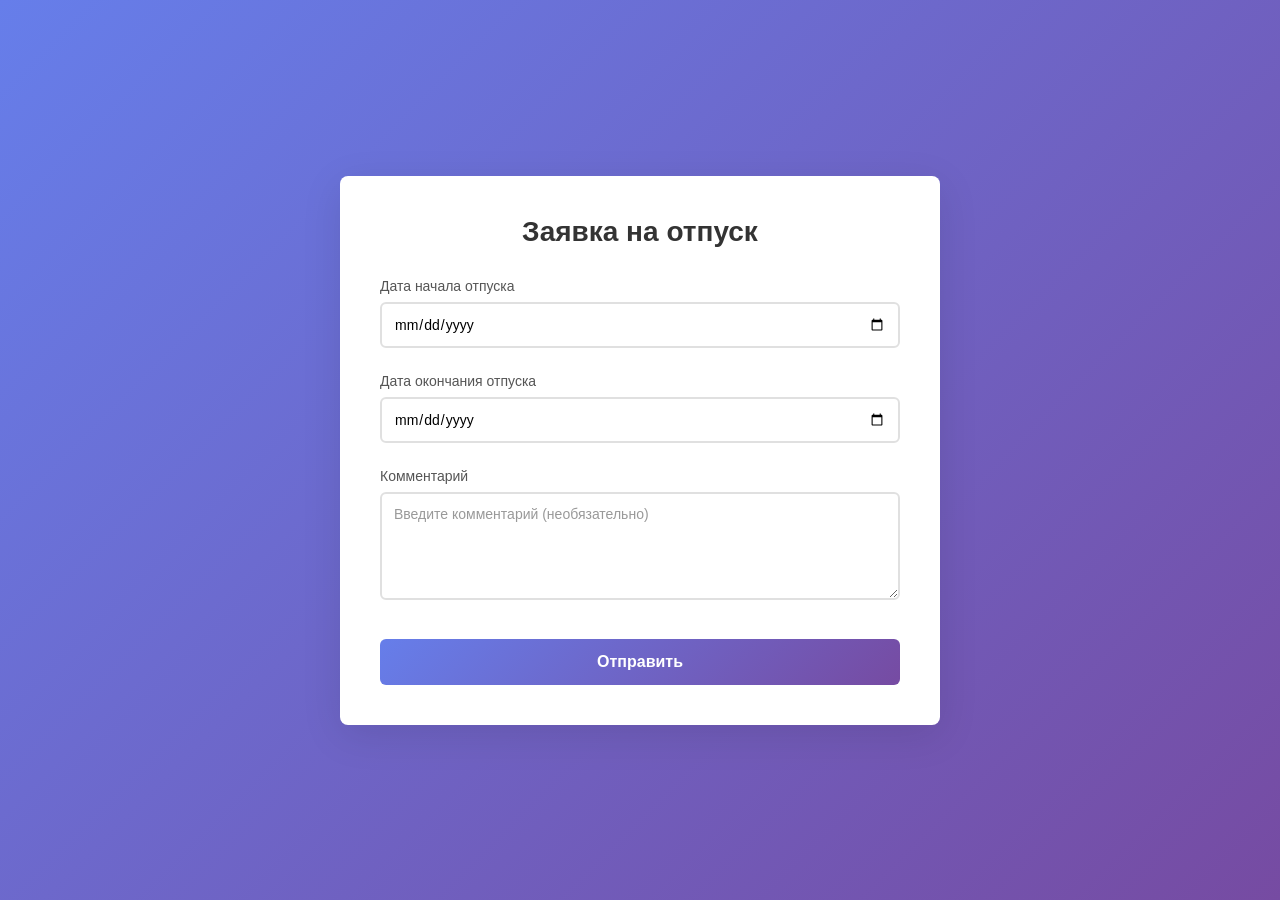
<file: prototypes/BT-001/index.html>
<!DOCTYPE html>
<html lang="ru">
<head>
    <meta charset="UTF-8">
    <meta name="viewport" content="width=device-width, initial-scale=1.0">
    <title>Заявка на отпуск</title>
    <link rel="stylesheet" href="styles.css">
</head>
<body>
    <div class="container">
        <div class="form-card">
            <h1>Заявка на отпуск</h1>
            <form id="vacationForm">
                <div class="form-group">
                    <label for="startDate">Дата начала отпуска</label>
                    <input 
                        type="date" 
                        id="startDate" 
                        name="startDate" 
                        required
                    >
                </div>

                <div class="form-group">
                    <label for="endDate">Дата окончания отпуска</label>
                    <input 
                        type="date" 
                        id="endDate" 
                        name="endDate" 
                        required
                    >
                </div>

                <div class="form-group">
                    <label for="comment">Комментарий</label>
                    <textarea 
                        id="comment" 
                        name="comment" 
                        rows="5" 
                        placeholder="Введите комментарий (необязательно)"
                    ></textarea>
                </div>

                <button type="submit" class="btn-submit">Отправить</button>
            </form>

            <div id="successMessage" class="success-message hidden">
                <div class="success-content">
                    <svg class="success-icon" viewBox="0 0 24 24">
                        <path d="M9 16.2L4.8 12l-1.4 1.4L9 19 21 7l-1.4-1.4L9 16.2z"></path>
                    </svg>
                    <p>Заявка успешно отправлена</p>
                </div>
            </div>
        </div>
    </div>

    <script src="script.js"></script>
</body>
</html>
</file>
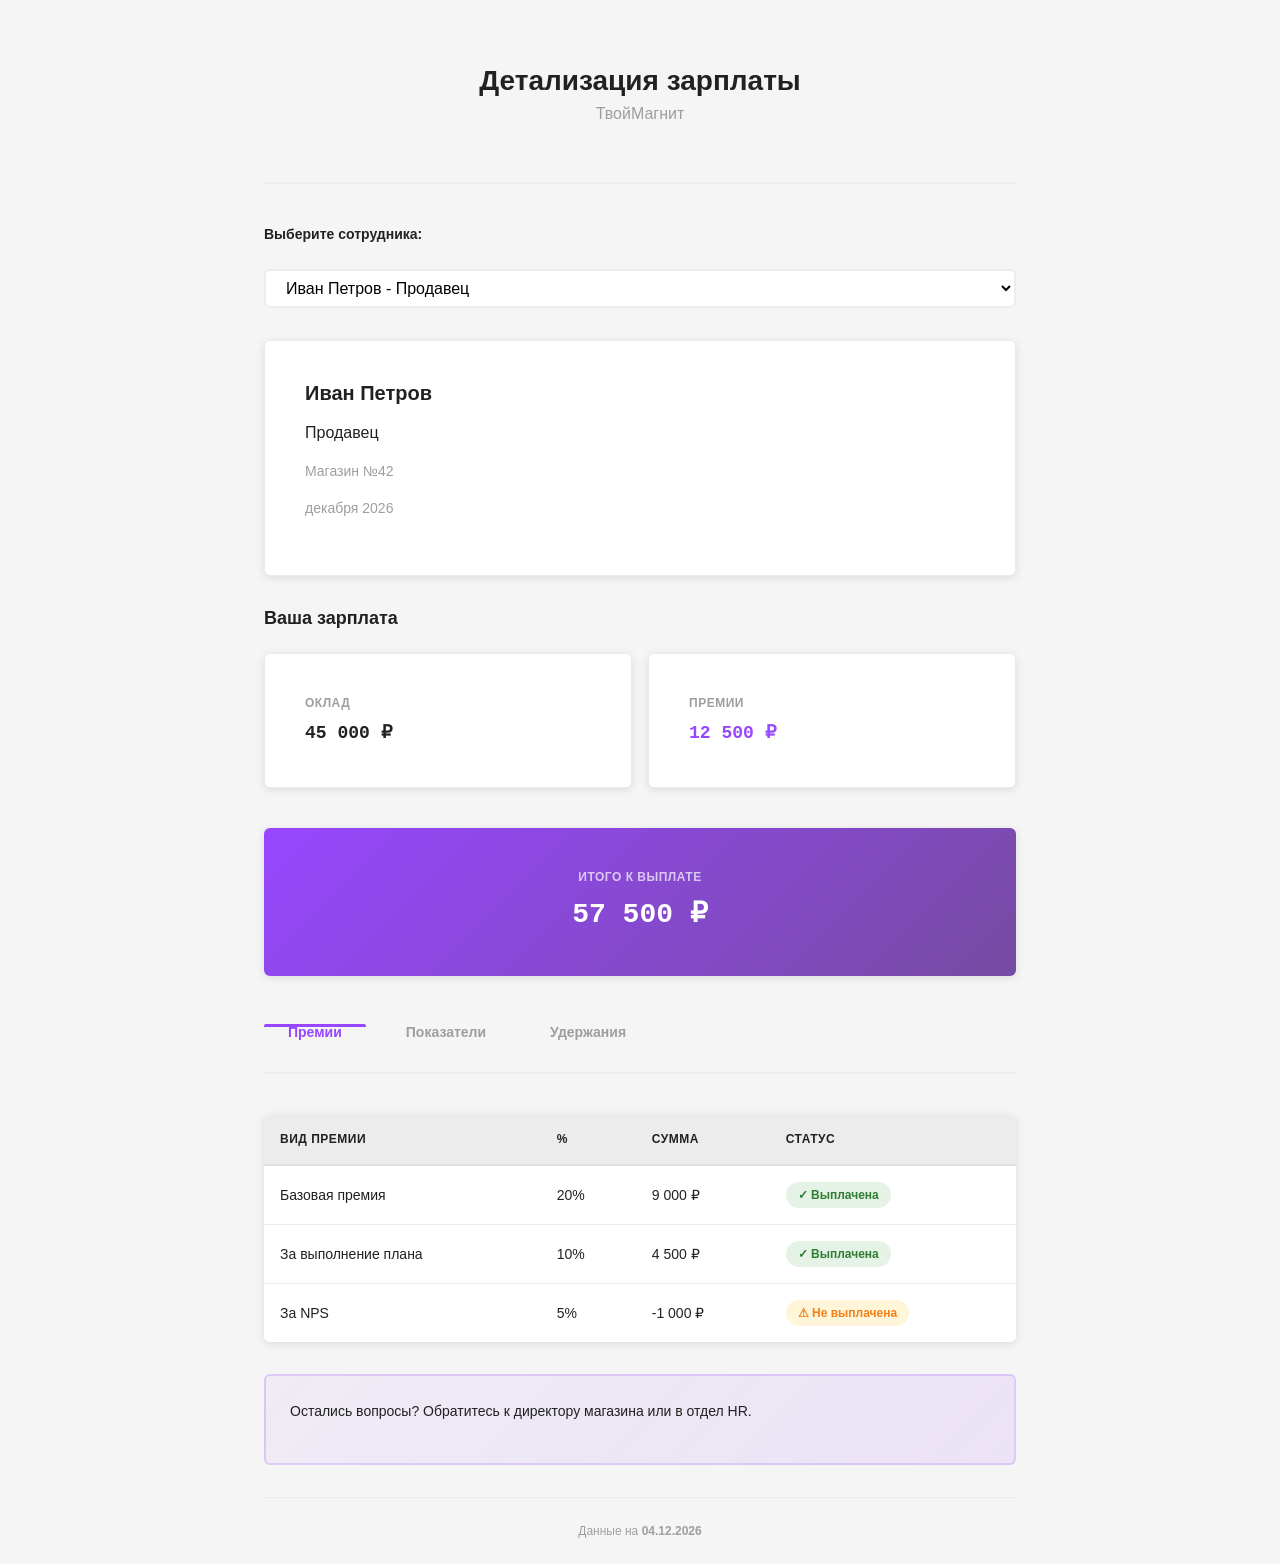
<file: prototypes/BT-Billing/index.html>
<!DOCTYPE html>
<html lang="ru">
<head>
    <meta charset="UTF-8">
    <meta name="viewport" content="width=device-width, initial-scale=1.0">
    <title>Детализация зарплаты - ТвойМагнит</title>
    <link rel="stylesheet" href="../../design-system/design-system.css">
    <link rel="stylesheet" href="styles.css">
</head>
<body>
    <div class="container">
        <!-- Заголовок -->
        <header class="header">
            <h1 class="header__title">Детализация зарплаты</h1>
            <p class="header__subtitle">ТвойМагнит</p>
        </header>

        <!-- Содержимое -->
        <main class="main-content">
            <!-- Выбор сотрудника -->
            <section class="section">
                <label for="userType" class="label">Выберите сотрудника:</label>
                <select id="userType" class="input">
                    <option value="rp">Иван Петров - Продавец</option>
                    <option value="ap">Ольга Сидорова - Товаровед</option>
                    <option value="dm">Сергей Иванов - Директор</option>
                    <option value="dg">Андрей Смирнов - Директор группы</option>
                    <option value="hr">Мария Козлова - HR директор</option>
                </select>
            </section>

            <!-- Информация о сотруднике -->
            <section class="section">
                <div class="card">
                    <div class="card__body">
                        <h2 id="employeeName" class="heading-2">Иван Петров</h2>
                        <p id="employeePosition" class="body-text">Продавец</p>
                        <p id="employeeStore" class="body-text secondary">Магазин №42</p>
                        <p id="employeeMonth" class="body-text secondary">Сентябрь 2026</p>
                    </div>
                </div>
            </section>

            <!-- Зарплата -->
            <section class="section">
                <h3 class="heading-3">Ваша зарплата</h3>
                <div class="cards-grid">
                    <div class="card">
                        <div class="card__body">
                            <div class="card__label">Оклад</div>
                            <div id="baseSalary" class="card__value">45 000 ₽</div>
                        </div>
                    </div>
                    <div class="card">
                        <div class="card__body">
                            <div class="card__label">Премии</div>
                            <div id="variableSalary" class="card__value primary">12 500 ₽</div>
                        </div>
                    </div>
                </div>
                <div class="card total-salary">
                    <div class="card__body">
                        <div class="card__label">Итого к выплате</div>
                        <div id="totalSalary" class="card__value total">57 500 ₽</div>
                    </div>
                </div>
            </section>

            <!-- Табы -->
            <section class="section">
                <div class="tabs">
                    <button class="tab-button active" data-tab="bonuses">Премии</button>
                    <button class="tab-button" data-tab="metrics">Показатели</button>
                    <button class="tab-button" data-tab="deductions">Удержания</button>
                </div>

                <!-- Премии -->
                <div id="bonuses" class="tab-content active">
                    <table class="table">
                        <thead>
                            <tr>
                                <th>Вид премии</th>
                                <th>%</th>
                                <th>Сумма</th>
                                <th>Статус</th>
                            </tr>
                        </thead>
                        <tbody id="bonusesTable">
                            <tr>
                                <td>Базовая премия</td>
                                <td>20%</td>
                                <td>9 000 ₽</td>
                                <td><span class="badge success">✓ Выплачена</span></td>
                            </tr>
                        </tbody>
                    </table>
                </div>

                <!-- Показатели -->
                <div id="metrics" class="tab-content">
                    <table class="table">
                        <thead>
                            <tr>
                                <th>Показатель</th>
                                <th>План</th>
                                <th>Факт</th>
                                <th>Результат</th>
                            </tr>
                        </thead>
                        <tbody>
                            <tr>
                                <td>Объем продаж</td>
                                <td>2 500 000 ₽</td>
                                <td>2 750 000 ₽</td>
                                <td><span class="badge success">110%</span></td>
                            </tr>
                            <tr>
                                <td>Выполнение РТО</td>
                                <td>95%</td>
                                <td>92%</td>
                                <td><span class="badge warning">97%</span></td>
                            </tr>
                            <tr>
                                <td>NPS магазина</td>
                                <td>&gt;70</td>
                                <td>68</td>
                                <td><span class="badge warning">⚠ Требует улучшения</span></td>
                            </tr>
                        </tbody>
                    </table>
                </div>

                <!-- Удержания -->
                <div id="deductions" class="tab-content">
                    <table class="table">
                        <thead>
                            <tr>
                                <th>Вид удержания</th>
                                <th>Сумма</th>
                                <th>Категория</th>
                            </tr>
                        </thead>
                        <tbody>
                            <tr>
                                <td>НДФЛ (13%)</td>
                                <td>7 475 ₽</td>
                                <td><span class="badge">Налоговое</span></td>
                            </tr>
                            <tr>
                                <td>Страховые взносы</td>
                                <td>За счет компании</td>
                                <td><span class="badge">ФСС</span></td>
                            </tr>
                        </tbody>
                    </table>
                </div>
            </section>

            <!-- Информация -->
            <section class="section">
                <div class="info-box">
                    <p>Остались вопросы? Обратитесь к директору магазина или в отдел HR.</p>
                </div>
            </section>

            <!-- Дата -->
            <footer class="footer">
                <small>Данные на <strong id="generatedDate">14.09.2026</strong></small>
            </footer>
        </main>
    </div>

    <script src="script.js"></script>
</body>
</html>
</file>
<file: prototypes/BT-001/styles.css>
* {
    margin: 0;
    padding: 0;
    box-sizing: border-box;
}

body {
    font-family: -apple-system, BlinkMacSystemFont, 'Segoe UI', Roboto, Oxygen, Ubuntu, Cantarell, sans-serif;
    background: linear-gradient(135deg, #667eea 0%, #764ba2 100%);
    min-height: 100vh;
    display: flex;
    justify-content: center;
    align-items: center;
    padding: 20px;
}

.container {
    width: 100%;
    max-width: 600px;
}

.form-card {
    background: white;
    border-radius: 8px;
    box-shadow: 0 10px 40px rgba(0, 0, 0, 0.1);
    padding: 40px;
}

h1 {
    color: #333;
    margin-bottom: 30px;
    text-align: center;
    font-size: 28px;
    font-weight: 600;
}

.form-group {
    margin-bottom: 25px;
}

label {
    display: block;
    margin-bottom: 8px;
    color: #555;
    font-weight: 500;
    font-size: 14px;
}

input[type="date"],
textarea {
    width: 100%;
    padding: 12px;
    border: 2px solid #e0e0e0;
    border-radius: 6px;
    font-size: 14px;
    font-family: inherit;
    transition: border-color 0.3s ease;
}

input[type="date"]:focus,
textarea:focus {
    outline: none;
    border-color: #667eea;
    box-shadow: 0 0 0 3px rgba(102, 126, 234, 0.1);
}

textarea {
    resize: vertical;
    color: #333;
}

textarea::placeholder {
    color: #999;
}

.btn-submit {
    width: 100%;
    padding: 14px;
    background: linear-gradient(135deg, #667eea 0%, #764ba2 100%);
    color: white;
    border: none;
    border-radius: 6px;
    font-size: 16px;
    font-weight: 600;
    cursor: pointer;
    transition: transform 0.2s ease, box-shadow 0.2s ease;
    margin-top: 10px;
}

.btn-submit:hover {
    transform: translateY(-2px);
    box-shadow: 0 8px 20px rgba(102, 126, 234, 0.3);
}

.btn-submit:active {
    transform: translateY(0);
}

.btn-submit:disabled {
    opacity: 0.7;
    cursor: not-allowed;
    transform: none;
}

.success-message {
    position: fixed;
    top: 0;
    left: 0;
    right: 0;
    bottom: 0;
    background: rgba(0, 0, 0, 0.5);
    display: flex;
    justify-content: center;
    align-items: center;
    z-index: 1000;
    animation: fadeIn 0.3s ease;
}

.success-message.hidden {
    display: none;
}

.success-content {
    background: white;
    border-radius: 12px;
    padding: 40px;
    text-align: center;
    max-width: 400px;
    box-shadow: 0 20px 60px rgba(0, 0, 0, 0.3);
    animation: slideUp 0.4s ease;
}

.success-icon {
    width: 60px;
    height: 60px;
    margin: 0 auto 20px;
    fill: #4caf50;
    animation: scaleIn 0.5s ease;
}

.success-content p {
    font-size: 20px;
    color: #333;
    font-weight: 600;
    margin-bottom: 20px;
}

@keyframes fadeIn {
    from {
        opacity: 0;
    }
    to {
        opacity: 1;
    }
}

@keyframes slideUp {
    from {
        transform: translateY(30px);
        opacity: 0;
    }
    to {
        transform: translateY(0);
        opacity: 1;
    }
}

@keyframes scaleIn {
    from {
        transform: scale(0);
    }
    to {
        transform: scale(1);
    }
}

@media (max-width: 600px) {
    .form-card {
        padding: 25px;
    }

    h1 {
        font-size: 24px;
        margin-bottom: 25px;
    }

    .success-content {
        padding: 30px 20px;
    }

    .success-icon {
        width: 50px;
        height: 50px;
    }

    .success-content p {
        font-size: 18px;
    }
}
</file>
<file: design-system/design-system.css>
/**
 * ТвойМагнит Design System
 * CSS переменные и стили
 * 
 * Основано на Figma дизайн-системе
 * Platform: iOS
 * Дата: 14.09.2026
 */

:root {
    /* ==================== */
    /* Основные цвета       */
    /* ==================== */
    
    --color-primary: #9747FF;
    --color-primary-light: rgba(151, 71, 255, 0.1);
    --color-secondary: #ECECEC;
    --color-white: #FFFFFF;
    --color-black: #000000;
    
    /* ==================== */
    /* Дополнительные цвета */
    /* ==================== */
    
    --color-success: #4CAF50;
    --color-warning: #FFC107;
    --color-error: #F44336;
    --color-info: #2196F3;
    
    /* ==================== */
    /* Нейтральные цвета    */
    /* ==================== */
    
    --color-gray-50: #FAFAFA;
    --color-gray-100: #F5F5F5;
    --color-gray-200: #E0E0E0;
    --color-gray-300: #D0D0D0;
    --color-gray-500: #9E9E9E;
    --color-gray-700: #424242;
    --color-gray-900: #212121;
    
    /* ==================== */
    /* Spacing (Отступы)    */
    /* ==================== */
    
    --spacing-xs: 4px;
    --spacing-sm: 8px;
    --spacing-md: 16px;
    --spacing-lg: 24px;
    --spacing-xl: 32px;
    --spacing-2xl: 40px;
    
    /* ==================== */
    /* Border Radius        */
    /* ==================== */
    
    --radius-sm: 2px;
    --radius-md: 5px;
    --radius-lg: 6px;
    --radius-xl: 8px;
    --radius-2xl: 12px;
    --radius-full: 9999px;
    
    /* ==================== */
    /* Transitions          */
    /* ==================== */
    
    --transition: 0.3s ease;
    --transition-fast: 0.2s ease;
    --transition-slow: 0.5s ease;
    
    /* ==================== */
    /* Shadows              */
    /* ==================== */
    
    --shadow-sm: 0 2px 8px rgba(0, 0, 0, 0.1);
    --shadow-md: 0 8px 20px rgba(102, 126, 234, 0.15);
    --shadow-lg: 0 10px 40px rgba(0, 0, 0, 0.15);
    
    /* ==================== */
    /* Typography           */
    /* ==================== */
    
    --font-family: -apple-system, BlinkMacSystemFont, 'Segoe UI', Roboto, Oxygen, Ubuntu, Cantarell, sans-serif;
    --font-family-mono: 'Monaco', 'Courier New', monospace;
    
    /* Font Sizes */
    --font-size-xs: 12px;
    --font-size-sm: 14px;
    --font-size-base: 16px;
    --font-size-lg: 18px;
    --font-size-xl: 20px;
    --font-size-2xl: 28px;
    --font-size-3xl: 32px;
    
    /* Font Weights */
    --font-weight-normal: 400;
    --font-weight-medium: 500;
    --font-weight-semibold: 600;
    --font-weight-bold: 700;
    
    /* Line Heights */
    --line-height-tight: 1.2;
    --line-height-normal: 1.5;
    --line-height-relaxed: 1.75;
}

/* ==================== */
/* Глобальные стили    */
/* ==================== */

* {
    margin: 0;
    padding: 0;
    box-sizing: border-box;
}

html,
body {
    font-family: var(--font-family);
    font-size: var(--font-size-base);
    line-height: var(--line-height-normal);
    color: var(--color-gray-900);
    background-color: var(--color-white);
}

/* ==================== */
/* Типография           */
/* ==================== */

h1 {
    font-size: var(--font-size-3xl);
    font-weight: var(--font-weight-semibold);
    line-height: var(--line-height-tight);
    margin-bottom: var(--spacing-md);
}

h2 {
    font-size: var(--font-size-2xl);
    font-weight: var(--font-weight-semibold);
    line-height: var(--line-height-tight);
    margin-bottom: var(--spacing-md);
}

h3 {
    font-size: var(--font-size-xl);
    font-weight: var(--font-weight-semibold);
    line-height: var(--line-height-tight);
    margin-bottom: var(--spacing-sm);
}

h4 {
    font-size: var(--font-size-lg);
    font-weight: var(--font-weight-semibold);
    line-height: var(--line-height-normal);
    margin-bottom: var(--spacing-sm);
}

p {
    margin-bottom: var(--spacing-md);
    line-height: var(--line-height-normal);
}

small {
    font-size: var(--font-size-xs);
    color: var(--color-gray-500);
}

/* ==================== */
/* Кнопки               */
/* ==================== */

.btn {
    display: inline-block;
    padding: var(--spacing-sm) var(--spacing-md);
    border: none;
    border-radius: var(--radius-lg);
    font-size: var(--font-size-base);
    font-weight: var(--font-weight-semibold);
    cursor: pointer;
    transition: all var(--transition);
    font-family: var(--font-family);
    text-decoration: none;
    text-align: center;
}

.btn:disabled {
    opacity: 0.6;
    cursor: not-allowed;
}

/* Primary Button */
.btn-primary {
    background-color: var(--color-primary);
    color: var(--color-white);
}

.btn-primary:hover:not(:disabled) {
    background-color: rgba(151, 71, 255, 0.9);
    transform: translateY(-2px);
    box-shadow: var(--shadow-md);
}

.btn-primary:active:not(:disabled) {
    transform: translateY(0);
}

/* Secondary Button */
.btn-secondary {
    background-color: var(--color-secondary);
    color: var(--color-gray-900);
    border: 2px solid var(--color-gray-200);
}

.btn-secondary:hover:not(:disabled) {
    border-color: var(--color-primary);
    color: var(--color-primary);
}

/* Success Button */
.btn-success {
    background-color: var(--color-success);
    color: var(--color-white);
}

.btn-success:hover:not(:disabled) {
    background-color: rgba(76, 175, 80, 0.9);
}

/* Error Button */
.btn-error {
    background-color: var(--color-error);
    color: var(--color-white);
}

.btn-error:hover:not(:disabled) {
    background-color: rgba(244, 67, 54, 0.9);
}

/* ==================== */
/* Инпуты               */
/* ==================== */

input,
textarea,
select {
    font-family: var(--font-family);
    font-size: var(--font-size-base);
    padding: var(--spacing-sm);
    border: 2px solid var(--color-gray-200);
    border-radius: var(--radius-lg);
    transition: all var(--transition);
}

input:focus,
textarea:focus,
select:focus {
    outline: none;
    border-color: var(--color-primary);
    box-shadow: 0 0 0 3px var(--color-primary-light);
}

input::placeholder,
textarea::placeholder {
    color: var(--color-gray-500);
}

/* ==================== */
/* Карточки             */
/* ==================== */

.card {
    background: var(--color-white);
    border-radius: var(--radius-xl);
    padding: var(--spacing-md);
    box-shadow: var(--shadow-sm);
    transition: all var(--transition);
}

.card:hover {
    transform: translateY(-2px);
    box-shadow: var(--shadow-md);
}

/* ==================== */
/* Бейджи               */
/* ==================== */

.badge {
    display: inline-block;
    padding: 6px var(--spacing-sm);
    border-radius: var(--radius-full);
    font-size: var(--font-size-xs);
    font-weight: var(--font-weight-semibold);
    background-color: var(--color-gray-200);
    color: var(--color-gray-900);
}

.badge-primary {
    background-color: var(--color-primary-light);
    color: var(--color-primary);
}

.badge-success {
    background-color: #D4EDDA;
    color: #155724;
}

.badge-warning {
    background-color: #FFF3CD;
    color: #856404;
}

.badge-error {
    background-color: #F8D7DA;
    color: #721C24;
}

/* ==================== */
/* Модали/Попапы       */
/* ==================== */

.modal {
    position: fixed;
    top: 0;
    left: 0;
    right: 0;
    bottom: 0;
    background: rgba(0, 0, 0, 0.5);
    display: flex;
    justify-content: center;
    align-items: center;
    z-index: 1000;
    animation: fadeIn var(--transition);
}

.modal-content {
    background: var(--color-white);
    border-radius: var(--radius-xl);
    padding: var(--spacing-lg);
    max-width: 500px;
    box-shadow: var(--shadow-lg);
    animation: slideUp 0.4s ease;
}

/* ==================== */
/* Таблицы              */
/* ==================== */

table {
    width: 100%;
    border-collapse: collapse;
    background: var(--color-white);
    border-radius: var(--radius-lg);
    overflow: hidden;
    box-shadow: var(--shadow-sm);
}

thead {
    background: linear-gradient(135deg, var(--color-primary) 0%, #764ba2 100%);
    color: var(--color-white);
}

th {
    padding: var(--spacing-md);
    text-align: left;
    font-weight: var(--font-weight-semibold);
}

td {
    padding: var(--spacing-md);
    border-bottom: 1px solid var(--color-gray-200);
}

tbody tr:hover {
    background: var(--color-gray-50);
}

/* ==================== */
/* Анимации             */
/* ==================== */

@keyframes fadeIn {
    from {
        opacity: 0;
    }
    to {
        opacity: 1;
    }
}

@keyframes slideUp {
    from {
        transform: translateY(30px);
        opacity: 0;
    }
    to {
        transform: translateY(0);
        opacity: 1;
    }
}

@keyframes scaleIn {
    from {
        transform: scale(0);
    }
    to {
        transform: scale(1);
    }
}

@keyframes slideInLeft {
    from {
        transform: translateX(-100%);
    }
    to {
        transform: translateX(0);
    }
}

@keyframes slideInRight {
    from {
        transform: translateX(100%);
    }
    to {
        transform: translateX(0);
    }
}

/* ==================== */
/* Responsive           */
/* ==================== */

@media (max-width: 768px) {
    :root {
        --spacing-md: 12px;
        --spacing-lg: 16px;
        --font-size-base: 15px;
    }

    h1 {
        font-size: var(--font-size-2xl);
    }

    h2 {
        font-size: var(--font-size-xl);
    }

    .modal-content {
        margin: var(--spacing-md);
        max-width: calc(100% - calc(var(--spacing-md) * 2));
    }
}

@media (max-width: 480px) {
    :root {
        --spacing-md: 8px;
        --spacing-lg: 12px;
        --font-size-base: 14px;
    }

    h1 {
        font-size: var(--font-size-xl);
    }

    h2 {
        font-size: var(--font-size-lg);
    }

    .btn {
        width: 100%;
    }
}
</file>
<file: prototypes/BT-Billing/styles.css>
/**
 * BT-Billing - Детализация заработной платы
 * Использует компоненты из design-system.css
 */

body {
    background-color: var(--color-gray-100);
}

.container {
    max-width: 800px;
    margin: 0 auto;
    padding: var(--spacing-lg);
}

/* ==================== */
/* Header              */
/* ==================== */

.header {
    text-align: center;
    margin-bottom: var(--spacing-2xl);
    padding: var(--spacing-2xl) 0;
    border-bottom: 2px solid var(--color-secondary);
}

.header__title {
    font-size: var(--font-size-2xl);
    font-weight: var(--font-weight-bold);
    margin-bottom: 4px;
    color: var(--color-gray-900);
}

.header__subtitle {
    font-size: var(--font-size-base);
    color: var(--color-gray-500);
}

/* ==================== */
/* Main Content       */
/* ==================== */

.main-content {
    display: flex;
    flex-direction: column;
    gap: var(--spacing-xl);
}

.section {
    display: flex;
    flex-direction: column;
    gap: var(--spacing-md);
}

/* ==================== */
/* Form Elements      */
/* ==================== */

.label {
    font-weight: var(--font-weight-semibold);
    font-size: var(--font-size-sm);
    color: var(--color-gray-900);
    display: block;
    margin-bottom: var(--spacing-sm);
}

.input {
    width: 100%;
    padding: var(--spacing-sm) var(--spacing-md);
    border: 2px solid var(--color-secondary);
    border-radius: var(--radius-lg);
    font-size: var(--font-size-base);
    font-family: var(--font-family);
    cursor: pointer;
    transition: all var(--transition);
    background-color: var(--color-white);
}

.input:focus {
    outline: none;
    border-color: var(--color-primary);
    box-shadow: 0 0 0 3px rgba(151, 71, 255, 0.1);
}

/* ==================== */
/* Typography        */
/* ==================== */

.heading-2 {
    font-size: var(--font-size-xl);
    font-weight: var(--font-weight-bold);
    color: var(--color-gray-900);
}

.heading-3 {
    font-size: var(--font-size-lg);
    font-weight: var(--font-weight-semibold);
    color: var(--color-gray-900);
}

.body-text {
    font-size: var(--font-size-base);
    color: var(--color-gray-900);
    line-height: 1.5;
}

.body-text.secondary {
    color: var(--color-gray-500);
    font-size: var(--font-size-sm);
}

/* ==================== */
/* Cards              */
/* ==================== */

.card {
    background: var(--color-white);
    border-radius: var(--radius-lg);
    border: 1px solid var(--color-secondary);
    transition: all var(--transition);
}

.card:hover {
    box-shadow: var(--shadow-md);
    border-color: var(--color-primary);
}

.card__body {
    padding: var(--spacing-lg);
}

.card__label {
    font-size: var(--font-size-xs);
    font-weight: var(--font-weight-semibold);
    color: var(--color-gray-500);
    text-transform: uppercase;
    letter-spacing: 0.5px;
    margin-bottom: var(--spacing-sm);
}

.card__value {
    font-size: var(--font-size-lg);
    font-weight: var(--font-weight-bold);
    color: var(--color-gray-900);
    font-family: 'Monaco', monospace;
}

.card__value.primary {
    color: var(--color-primary);
}

/* ==================== */
/* Cards Grid        */
/* ==================== */

.cards-grid {
    display: grid;
    grid-template-columns: repeat(auto-fit, minmax(150px, 1fr));
    gap: var(--spacing-md);
}

/* ==================== */
/* Total Salary Card */
/* ==================== */

.total-salary {
    background: linear-gradient(135deg, var(--color-primary) 0%, #764ba2 100%);
    border: none;
    color: var(--color-white);
    text-align: center;
    margin-top: var(--spacing-lg);
}

.total-salary .card__label {
    color: rgba(255, 255, 255, 0.7);
}

.total-salary .card__value.total {
    color: var(--color-white);
    font-size: var(--font-size-2xl);
}

/* ==================== */
/* Tabs                */
/* ==================== */

.tabs {
    display: flex;
    gap: var(--spacing-md);
    border-bottom: 2px solid var(--color-secondary);
    overflow-x: auto;
    padding-bottom: var(--spacing-md);
}

.tab-button {
    padding: var(--spacing-md) var(--spacing-lg);
    border: none;
    background: transparent;
    color: var(--color-gray-500);
    font-weight: var(--font-weight-semibold);
    font-size: var(--font-size-sm);
    cursor: pointer;
    position: relative;
    transition: all var(--transition);
    white-space: nowrap;
}

.tab-button:hover {
    color: var(--color-primary);
}

.tab-button.active {
    color: var(--color-primary);
}

.tab-button.active::after {
    content: '';
    position: absolute;
    bottom: -var(--spacing-md);
    left: 0;
    right: 0;
    height: 3px;
    background: var(--color-primary);
    border-radius: 2px 2px 0 0;
}

.tab-content {
    display: none;
    animation: fadeIn var(--transition);
    margin-top: var(--spacing-lg);
}

.tab-content.active {
    display: block;
}

/* ==================== */
/* Table               */
/* ==================== */

.table {
    width: 100%;
    border-collapse: collapse;
    font-size: var(--font-size-sm);
    background: var(--color-white);
    border-radius: var(--radius-lg);
    overflow: hidden;
}

.table thead {
    background: var(--color-secondary);
    border-bottom: 2px solid var(--color-gray-200);
}

.table th {
    padding: var(--spacing-md);
    text-align: left;
    font-weight: var(--font-weight-semibold);
    color: var(--color-gray-900);
    font-size: var(--font-size-xs);
    text-transform: uppercase;
    letter-spacing: 0.5px;
}

.table td {
    padding: var(--spacing-md);
    border-bottom: 1px solid var(--color-secondary);
    color: var(--color-gray-900);
}

.table tbody tr:last-child td {
    border-bottom: none;
}

.table tbody tr:hover {
    background: rgba(151, 71, 255, 0.05);
}

/* ==================== */
/* Badges             */
/* ==================== */

.badge {
    display: inline-block;
    padding: 4px 12px;
    border-radius: var(--radius-full);
    font-size: var(--font-size-xs);
    font-weight: var(--font-weight-semibold);
    background: var(--color-gray-200);
    color: var(--color-gray-900);
    white-space: nowrap;
}

.badge.success {
    background: rgba(76, 175, 80, 0.15);
    color: #2e7d32;
}

.badge.warning {
    background: rgba(255, 193, 7, 0.15);
    color: #f57f17;
}

/* ==================== */
/* Info Box           */
/* ==================== */

.info-box {
    background: linear-gradient(135deg, rgba(151, 71, 255, 0.05) 0%, rgba(151, 71, 255, 0.1) 100%);
    border: 2px solid rgba(151, 71, 255, 0.2);
    border-radius: var(--radius-lg);
    padding: var(--spacing-lg);
}

.info-box p {
    color: var(--color-gray-900);
    font-size: var(--font-size-sm);
    line-height: 1.6;
}

/* ==================== */
/* Footer             */
/* ==================== */

.footer {
    text-align: center;
    padding-top: var(--spacing-lg);
    border-top: 1px solid var(--color-secondary);
    color: var(--color-gray-500);
    font-size: var(--font-size-xs);
}

/* ==================== */
/* Animations         */
/* ==================== */

@keyframes fadeIn {
    from {
        opacity: 0;
        transform: translateY(10px);
    }
    to {
        opacity: 1;
        transform: translateY(0);
    }
}

/* ==================== */
/* Responsive         */
/* ==================== */

@media (max-width: 768px) {
    .container {
        padding: var(--spacing-md);
    }

    .header {
        padding: var(--spacing-lg) 0;
        margin-bottom: var(--spacing-xl);
    }

    .header__title {
        font-size: var(--font-size-xl);
    }

    .cards-grid {
        grid-template-columns: 1fr;
    }

    .tabs {
        flex-wrap: wrap;
    }

    .table {
        font-size: 11px;
    }

    .table th,
    .table td {
        padding: var(--spacing-sm);
    }
}

@media (max-width: 480px) {
    .container {
        padding: var(--spacing-sm);
    }

    .header {
        padding: var(--spacing-md) 0;
        margin-bottom: var(--spacing-lg);
    }

    .header__title {
        font-size: var(--font-size-lg);
    }

    .card__body {
        padding: var(--spacing-md);
    }

    .tab-button {
        padding: var(--spacing-sm) var(--spacing-md);
        font-size: 11px;
    }

    .main-content {
        gap: var(--spacing-lg);
    }

    .section {
        gap: var(--spacing-sm);
    }
}
</file>
